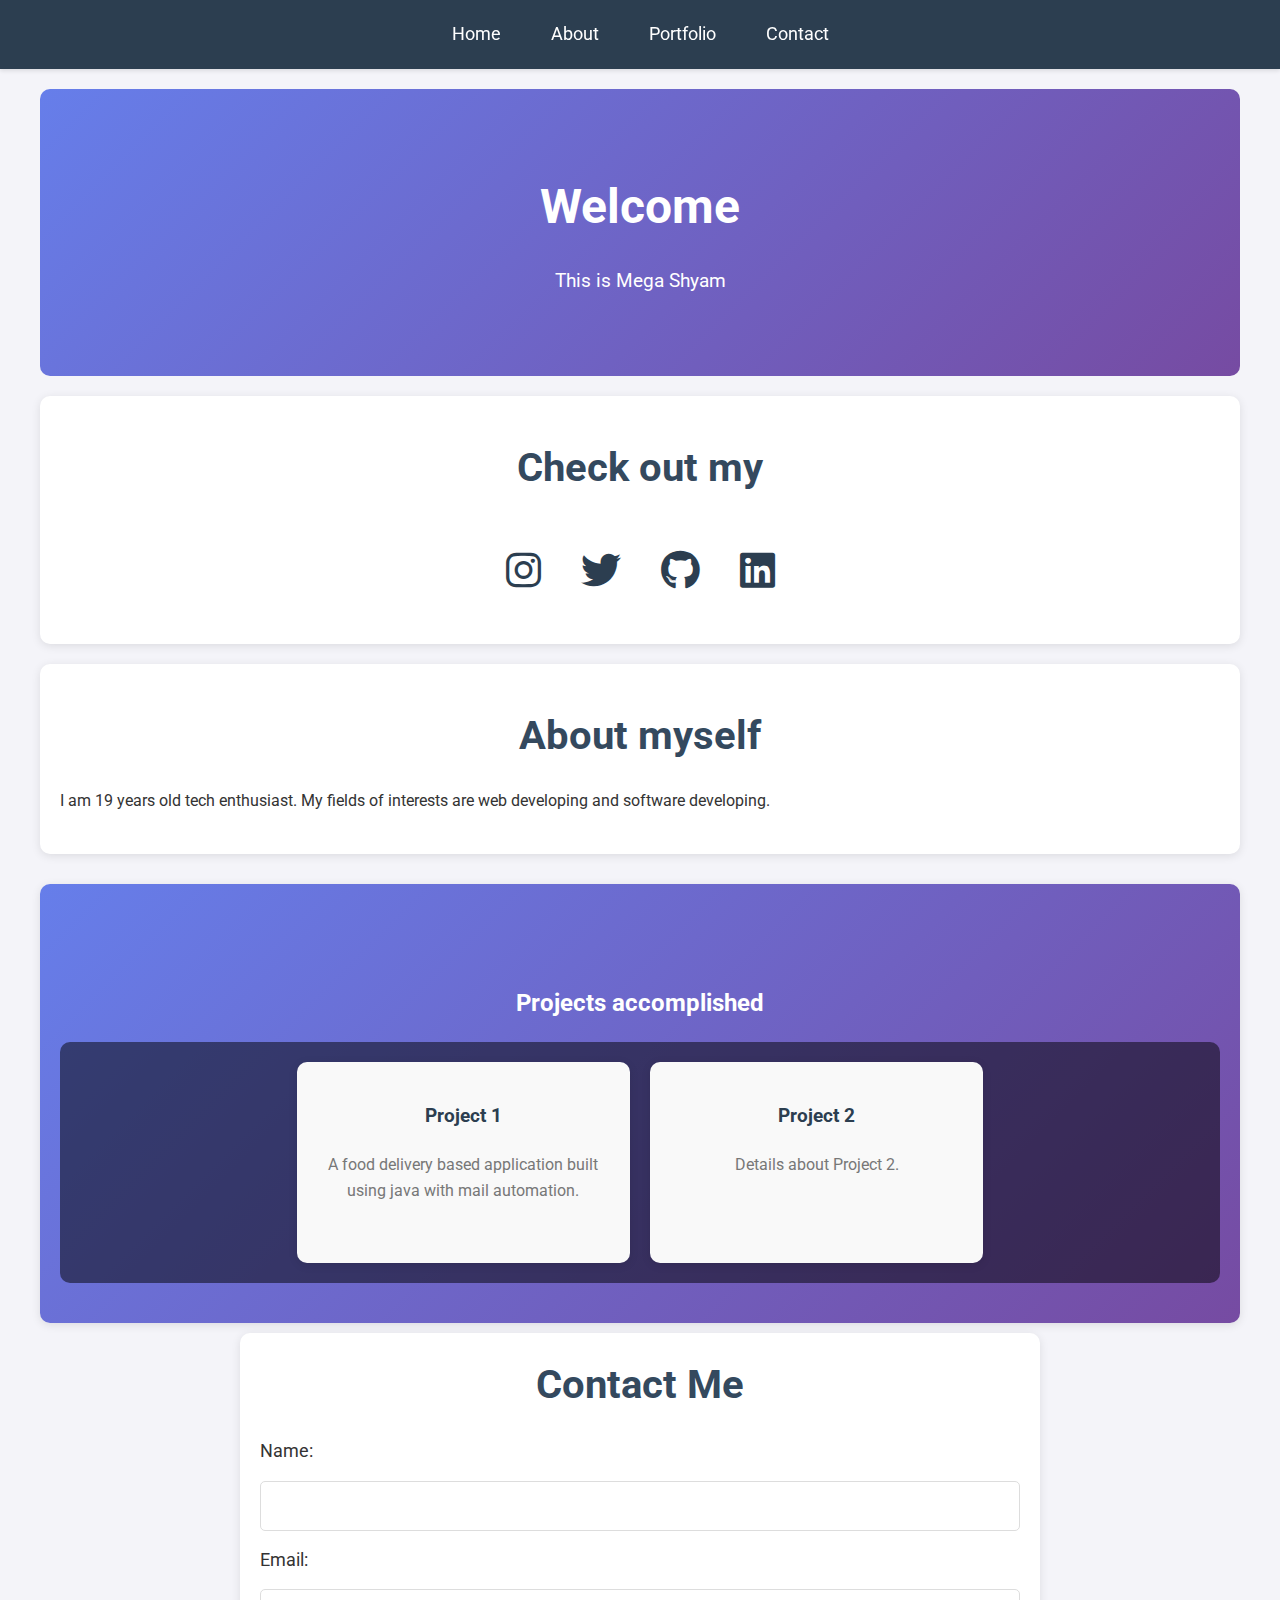
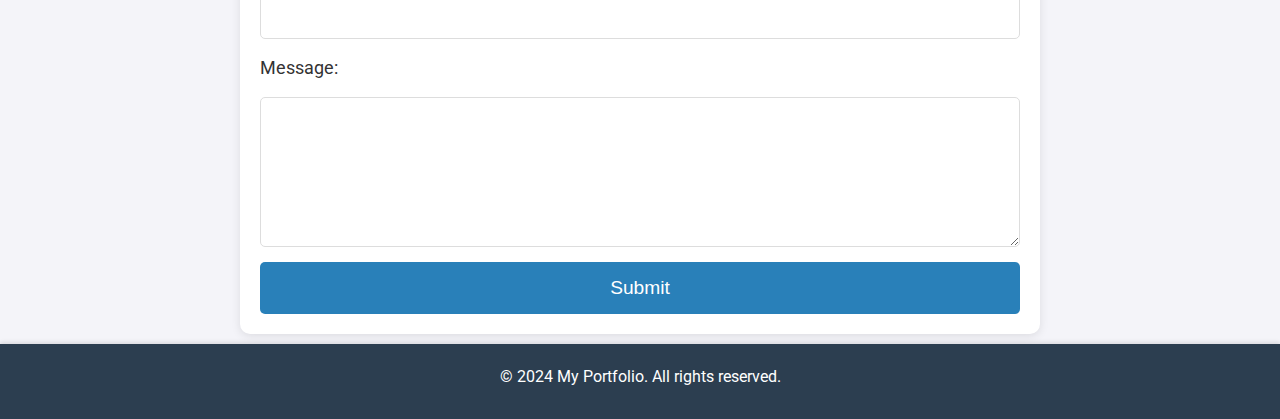
<file: index.html>
<!DOCTYPE html>
<html lang="en">
<head>
    <meta charset="UTF-8">
    <meta name="viewport" content="width=device-width, initial-scale=1.0">
    <title>My Portfolio</title>
    <link rel="stylesheet" href="https://fonts.googleapis.com/css2?family=Roboto:wght@400;500;700&display=swap">
    <link rel="stylesheet" href="https://cdnjs.cloudflare.com/ajax/libs/font-awesome/6.0.0-beta3/css/all.min.css">
    <link rel="stylesheet" href="styles.css">
</head>
<body>
    <!-- Header -->
    <header>
        <nav>
            <ul>
                <li><a href="#home">Home</a></li>
                <li><a href="#about">About</a></li>
                <li><a href="#portfolio">Portfolio</a></li>
                <li><a href="#contact">Contact</a></li>
            </ul>
        </nav>
    </header>

    <!-- Home Section -->
    <section id="home">
        <h1>Welcome</h1>
        <p>This is Mega Shyam</p>
    </section>

    <!-- Social Media Section -->
    <section id="social-media">
        <h2>Check out my</h2>
        <div class="social-icons">
            <a href="https://www.instagram.com/mega___shyam" target="_blank" class="social-icon"><i class="fab fa-instagram"></i></a>
            <a href="https://www.twitter.com/mega_shyam24" target="_blank" class="social-icon"><i class="fab fa-twitter"></i></a>
            <a href="https://www.github.com/megashyam24" target="_blank" class="social-icon"><i class="fab fa-github"></i></a>
            <a href="https://www.linkedin.com/in/mega-shyam-084480311?lipi=urn%3Ali%3Apage%3Ad_flagship3_profile_view_base_contact_details%3BSror95jQRAaQkM5ly3%2FLPA%3D%3D" target="_blank" class="social-icon"><i class="fab fa-linkedin"></i></a>
        </div>
    </section>

    <!-- About Me Section -->
    <section id="about">
        <h2>About myself</h2>
        <p>I am 19 years old tech enthusiast.
            My fields of interests are web developing and software developing.
        </p>
    </section>

    <!-- Portfolio Section -->
    <section id="portfolio">
        <h2>Projects accomplished</h2>
        <div class="grid">
            <a href="https://github.com/megashyam24/Food-Delivery" class="card project-1">
                <h3>Project 1</h3>
                <p>A food delivery based application built using java with mail automation.</p>
            </a>
            <a href="https://github.com/yourusername/project2" class="card">
                <h3>Project 2</h3>
                <p>Details about Project 2.</p>
            </a>
            <!-- Add more project cards as needed -->
        </div>
    </section>

    <!-- Contact Me Section -->
    <section id="contact">
        <h2>Contact Me</h2>
        <form id="contact-form">
            <label for="name">Name:</label>
            <input type="text" id="name" name="name" required>
            <label for="email">Email:</label>
            <input type="email" id="email" name="email" required>
            <label for="message">Message:</label>
            <textarea id="message" name="message" required></textarea>
            <button type="submit">Submit</button>
        </form>
    </section>

    <!-- Footer -->
    <footer>
        <p>&copy; 2024 My Portfolio. All rights reserved.</p>
    </footer>

    <script src="scripts.js"></script>
</body>
</html>
</file>
<file: styles.css>
/* Basic Reset */
* {
    box-sizing: border-box;
    margin: 0;
    padding: 0;
}

body {
    font-family: 'Roboto', sans-serif;
    line-height: 1.6;
    background-color: #f4f4f9;
    color: #333;
}

/* Header Styles */
header {
    background: #2C3E50;
    color: #fff;
    padding: 20px 0;
    box-shadow: 0 2px 4px rgba(0, 0, 0, 0.1);
    position: sticky;
    top: 0;
    z-index: 1000;
}

header nav {
    display: flex;
    justify-content: center;
    align-items: center;
}

header nav ul {
    list-style: none;
    display: flex;
    gap: 20px;
}

header nav ul li {
    margin: 0;
}

header nav ul li a {
    color: #fff;
    text-decoration: none;
    font-size: 18px;
    padding: 10px 15px;
    transition: background 0.3s, color 0.3s;
}

header nav ul li a:hover {
    background: #34495E;
    border-radius: 5px;
}

/* Section Styles */
section {
    padding: 60px 20px;
    margin: 20px auto;
    max-width: 1200px;
    transition: transform 0.3s;
}

#home {
    background: linear-gradient(135deg, #667eea, #764ba2);
    color: #fff;
    text-align: center;
    padding: 80px 20px;
    border-radius: 10px;
}

#about,
#contact,
#social-media {
    background: #fff;
    border-radius: 10px;
    box-shadow: 0 2px 10px rgba(0, 0, 0, 0.1);
    padding: 40px 20px;
}

#home h1 {
    font-size: 3em;
    margin-bottom: 20px;
    animation: fadeIn 2s ease-in-out;
}

#home p {
    font-size: 1.2em;
}

#about h2,
#contact h2,
#social-media h2 {
    text-align: center;
    font-size: 2.5em;
    margin-bottom: 20px;
    color: #34495E;
}

/* Adjusted Section Styles */
#contact {
    padding: 20px 20px; /* Reduced padding for contact section */
    margin: 10px auto;  /* Reduced margin for contact section */
    max-width: 800px;   /* Reduced max-width for contact section */
}

#portfolio {
    padding: 100px 20px 40px; /* Increased padding for portfolio section */
    margin: 30px auto 0;   /* Adjusted margin for portfolio section */
    max-width: 1200px;   /* Kept max-width for portfolio section */
    border-radius: 10px;
    box-shadow: 0 2px 10px rgba(0, 0, 0, 0.1);
    text-align: center; /* Center-aligning the content */
    position: relative; /* Required for absolute positioning of the inner component */

    /* Background for the outer component */
    background: linear-gradient(135deg, #667eea, #764ba2);
    color: #fff;
}

/* Background for the inner component */
.grid {
    position: relative; /* Required for z-index */
    background: rgba(0, 0, 0, 0.5); /* Adjust the opacity as needed */
    border-radius: 10px; /* Match the outer component's border-radius */
    padding: 20px; /* Adjust padding as needed */
    z-index: 1; /* Ensure the inner component stays above the background image */
}

/* Portfolio Grid */
.grid {
    display: flex;
    gap: 20px;
    flex-wrap: wrap;
    justify-content: center;
    margin-top: 20px; /* Added margin-top for better spacing */
}

.card {
    background: #f9f9f9;
    border-radius: 10px;
    box-shadow: 0 2px 10px rgba(0, 0, 0, 0.1);
    padding: 40px 20px; /* Increased padding for each card */
    flex: 1 1 calc(33.333% - 40px);
    max-width: calc(33.333% - 40px);
    transition: transform 0.3s;
    text-decoration: none;
}

.card:hover {
    transform: translateY(-10px);
}

.card h3 {
    margin-bottom: 20px; /* Increased margin-bottom for more spacing */
    color: #2C3E50;
}

.card p {
    color: #777;
    margin-bottom: 20px; /* Added margin-bottom for better spacing */
}

/* Contact Form */
form {
    display: flex;
    flex-direction: column;
    gap: 15px;
}

form label {
    font-size: 1.1em;
    color: #333;
}

form input,
form textarea {
    padding: 15px;
    border: 1px solid #ddd;
    border-radius: 5px;
    font-size: 1em;
    width: 100%;
}

form textarea {
    height: 150px;
    resize: vertical;
}

form button {
    padding: 15px;
    background: #2980B9;
    color: #fff;
    border: none;
    border-radius: 5px;
    font-size: 1.2em;
    cursor: pointer;
    transition: background 0.3s;
}

form button:hover {
    background: #3498DB;
}

/* Social Media Section */
#social-media {
    text-align: center;
}

#social-media h2 {
    text-align: center;
    font-size: 2.5em;
    margin-bottom: 20px;
    color: #34495E;
}

#social-media .social-icons {
    display: flex;
    justify-content: center;
    align-items: center;
    gap: 40px;
    margin-top: 40px;
}

.social-icon {
    font-size: 2.5em;
    color: #2C3E50;
    transition: color 0.3s;
}

.social-icon:hover {
    color: #2980B9;
}

/* Footer Styles */
footer {
    background: #2C3E50;
    color: #fff;
    text-align: center;
    padding: 20px 0;
    position: inherit;
    width: 100%;
    bottom: 0;
    box-shadow: 0 -2px 4px rgba(0, 0, 0, 0.1);
}

footer p {
    margin-bottom: 10px;
}
</file>
